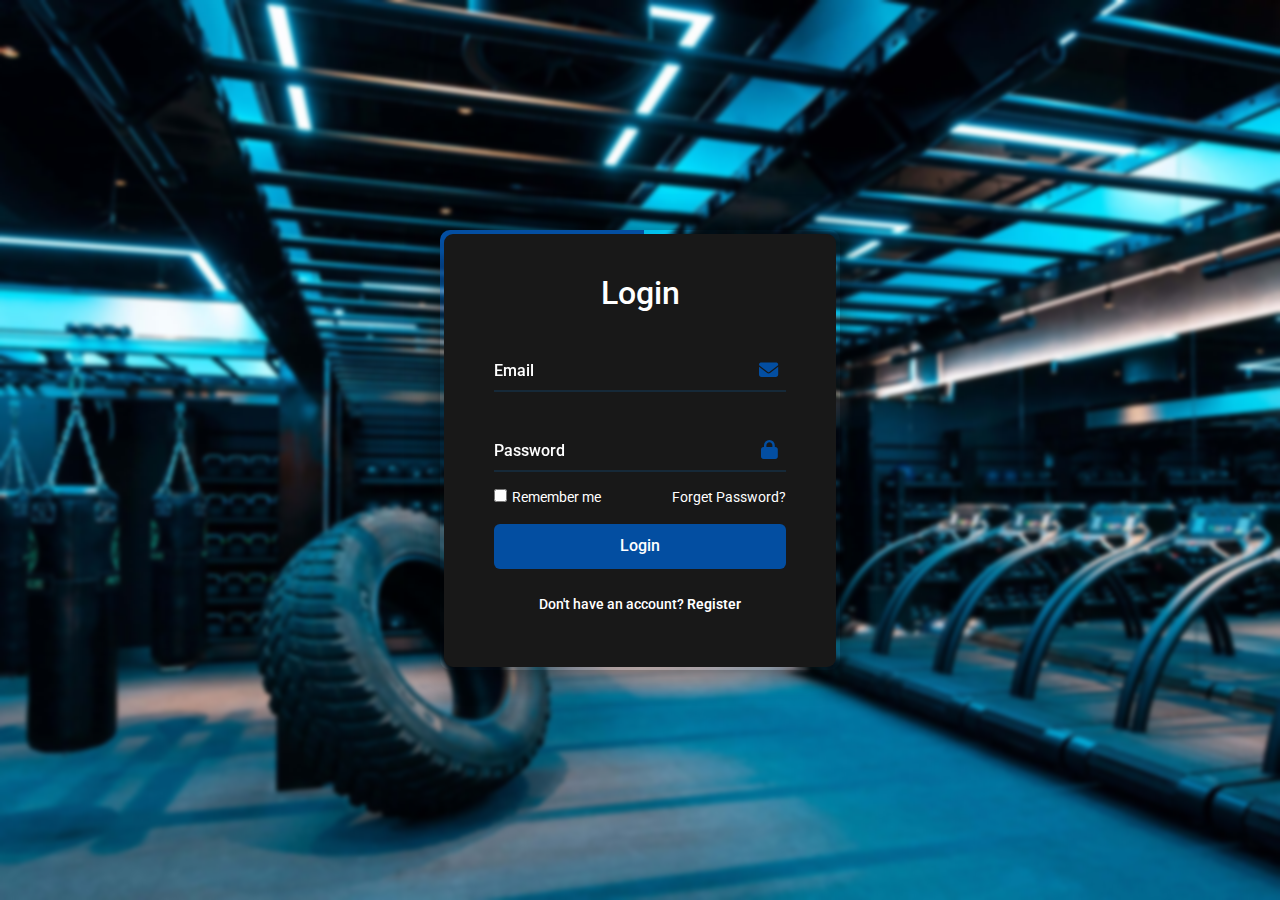
<file: login.html>
<!DOCTYPE html>
<html lang="en">

<head>
    <meta charset="UTF-8">
    <meta http-equiv="X-UA-Compatible" content="IE=edge">
    <meta name="viewport" content="width=device-width, initial-scale=1.0">
    <title>GEMAWI</title>
    <link rel="icon" href="assets/imgs/male-silhouette-variant-showing-muscles.png">

    <!-- includes bootstrap css -->
    <link rel="stylesheet" href="assets/css/bootstrap.min.css">
    <link rel="stylesheet" href="assets/css/all.css">
    <link rel="stylesheet" href="assets/css/all.min.css">

    <!-- include login css -->
    <link rel="stylesheet" href="assets/css/login.css">

    <!-- include normalize css -->
    <link rel="stylesheet" href="assets/css/normalize.css">

    <!-- include cdn fontawesome -->
    <link rel="stylesheet" href="https://cdnjs.cloudflare.com/ajax/libs/font-awesome/6.1.2/css/all.min.css">

    <!-- include cdn google font -->
    <link rel="preconnect" href="https://fonts.googleapis.com">
    <link rel="preconnect" href="https://fonts.gstatic.com" crossorigin>
    <link href="https://fonts.googleapis.com/css2?family=Roboto:wght@100;300;400;500;700;900&display=swap"
        rel="stylesheet">
    <link href="https://fonts.googleapis.com/css2?family=Teko:wght@500;600;700&display=swap" rel="stylesheet">
</head>

<body>
    <div class="wallpaper">
        <div class="container">
            <div class="form-box login">
                <div>
                    <h2>Login</h2>
                    <form>
                        <div class="input-box">
                            <span class="icon"><i class="fa-solid fa-envelope"></i></span>
                            <input id="email_log" type="email" required>
                            <label for="">Email</label>
                        </div>
                        <div class="input-box">
                            <span class="icon"><i class="fa-solid fa-lock"></i></span>
                            <input id="pass_log" type="password" required>
                            <label for="">Password</label>
                        </div>
                        <div class="remember-forget">
                            <div><label for="chek"><input style="margin-right: 5px; " type="checkbox" id="chek">Remember
                                    me</label></div>
                            <div><a class="forget" href="#">Forget Password?</a></div>
                        </div>
                        <button id="btn_log" type="submit" class="btn1">Login</button>
                        <div class="login-register">
                            <p>Don't have an account?
                                <a href="registre.html" class="register-link">Register</a>
                            </p>
                        </div>
                    </form>
                </div>
            </div>

        </div>
    </div>
    <script src="assets/js/login.js"></script>
</body>

</html>
</file>
<file: assets/css/login.css>
* {
    -webkit-box-sizing: border-box;
    -moz-box-sizing: border-box;
    box-sizing: border-box;
}

body {
    font-family: 'Roboto', sans-serif;
    height: 100vh;
    background: url("../imgs/Wallpaper\ Login.jpg");
    background-size: cover;
    background-repeat: no-repeat;
    background-position: 50%;
    background-attachment: fixed;
    display: flex;
    justify-content: center;
    align-items: center;
    backdrop-filter: blur(2px);
}

.wallpaper {
    position: relative;
    width: 400px;
    height: 440px;
    background: transparent;
    border-radius: 10px;
    backdrop-filter: blur(20px);
    box-shadow: 0 0 30px rgba(0, 0, 0, .5);
    overflow: hidden;
    transition: .2s ease;
    z-index: 2;
    padding: 4px;
}

.wallpaper::before {
    content: '';
    position: absolute;
    top: -45%;
    left: -19%;
    width: 280px;
    height: 420px;
    background: linear-gradient(0deg, transparent, transparent, #034EA1, #034EA1, #034EA1);
    transform-origin: bottom right;
    animation: animate 6s linear infinite;
}

@keyframes animate {
    0% {
        transform: rotate(0deg);
    }

    100% {
        transform: rotate(360deg);
    }
}

.wallpaper.active {
    height: 510px;
}

.wallpaper .container {
    display: flex;
    justify-content: center;
    align-items: center;
    padding: 0;
}

.wallpaper .form-box {
    width: 100%;
    padding: 40px 50px;
    padding-bottom: 35px;
    z-index: 2;
    background-color: #181818;
    border-radius: 9px;
    padding-bottom: -5px;
}

.wallpaper .form-box.login {
    transition: .18s ease;
    transform: translateX(0);
}

.wallpaper.active .form-box.login {
    transition: none;
    transform: translateX(-400px);
}

.wallpaper .form-box.register {
    position: absolute;
    width: 392px;
    top: 4px;
    bottom: 4px;
    right: 4px;
    transition: none;
}

.wallpaper.active .form-box.register {
    transition: .18s ease;
    transform: translateX(0);
}

.wallpaper .form-box h2 {
    font-size: 2em;
    text-align: center;
    color: white;
}

.wallpaper .input-box {
    position: relative;
    width: 100%;
    height: 50px;
    border-bottom: 2px solid #162938;
    margin: 30px 0;
}

.wallpaper .input-box label {
    position: absolute;
    top: 60%;
    left: 0%;
    transform: translateY(-50%);
    font-size: 1em;
    color: rgb(255, 255, 255);
    font-weight: 500;
    pointer-events: none;
    transition: .5s;
}

.input-box input:focus~label,
.input-box input:valid~label {
    top: 10px;
}

.wallpaper .input-box input {
    width: 100%;
    height: 100%;
    background-color: transparent;
    border: none;
    outline: none;
    font-size: 1em;
    color: #ffffff;
    font-weight: 600;
    padding: 13px 35px 0 5px;

}

.wallpaper .icon {
    position: absolute;
    right: 8px;
    font-size: 1.2em;
    color: #034EA1;
    line-height: 57px;
}

.wallpaper .remember-forget {
    font-size: .9em;
    color: #ffffff;
    font-size: 500;
    margin: -15px 0 15px;
    display: flex;
    justify-content: space-between;
    align-items: center;
}

.wallpaper .remember-forget .forget {
    color: rgb(255, 255, 255);
    text-decoration: none;
}

.wallpaper .remember-forget .forget:hover {
    text-decoration: underline;
}

.btn1 {
    width: 100%;
    height: 45px;
    background-color: #034EA1;
    border: none;
    outline: none;
    border-radius: 6px;
    cursor: pointer;
    font-size: 1em;
    color: white;
    font-weight: 500;
    transition: .2s;
}

.btn1:hover {
    background-color: #02438d;
    letter-spacing: 2px;
}

.login-register {
    font-size: .9em;
    color: #ffffff;
    text-align: center;
    font-weight: 500;
    margin: 25px 0 10px;
}

.login-register p a {
    color: #ffffff;
    text-decoration: none;
    font-weight: 600;
}

.login-register p a:hover {
    text-decoration: underline;
}
</file>
